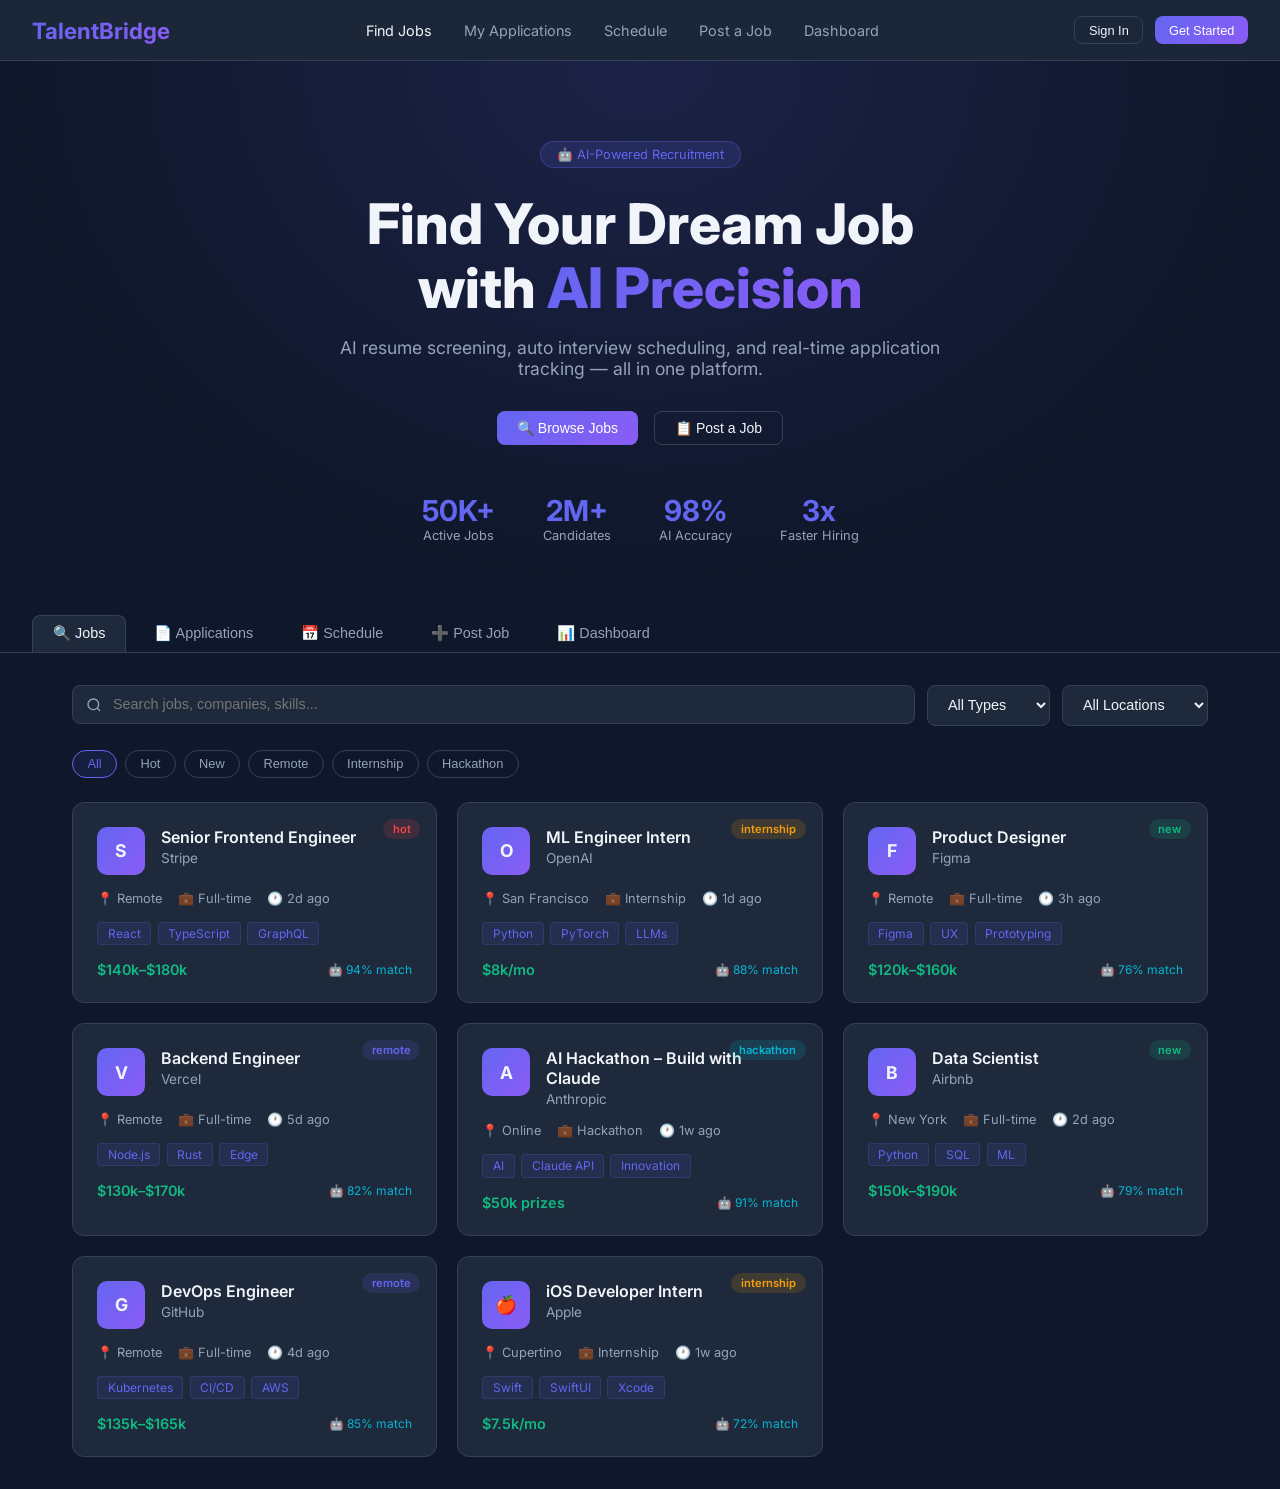
<file: index.html>
<!DOCTYPE html>
<html lang="en">
<head>
  <meta charset="UTF-8">
  <meta name="viewport" content="width=device-width, initial-scale=1.0">
  <title>TalentBridge – AI-Powered Job & Recruitment Platform</title>
  <meta name="description" content="Find jobs, internships & hackathons or post positions with AI resume screening, auto interview scheduling, and real-time tracking.">
  <link rel="stylesheet" href="style.css">
  <link rel="preconnect" href="https://fonts.googleapis.com">
  <link href="https://fonts.googleapis.com/css2?family=Inter:wght@400;500;600;700;800&display=swap" rel="stylesheet">
</head>
<body>

  <!-- NAV -->
  <nav>
    <div class="nav-logo">TalentBridge</div>
    <ul class="nav-links">
      <li><a href="#" data-tab="jobs" class="active">Find Jobs</a></li>
      <li><a href="#" data-tab="applications">My Applications</a></li>
      <li><a href="#" data-tab="schedule">Schedule</a></li>
      <li><a href="#" data-tab="post">Post a Job</a></li>
      <li><a href="#" data-tab="dashboard">Dashboard</a></li>
    </ul>
    <div class="nav-actions" id="nav-actions">
      <button class="btn btn-outline btn-sm" onclick="openAuth('signin')">Sign In</button>
      <button class="btn btn-primary btn-sm" onclick="openAuth('signup')">Get Started</button>
    </div>
  </nav>

  <!-- HERO -->
  <section class="hero">
    <div class="hero-badge">🤖 AI-Powered Recruitment</div>
    <h1>Find Your Dream Job<br>with <span>AI Precision</span></h1>
    <p>AI resume screening, auto interview scheduling, and real-time application tracking — all in one platform.</p>
    <div class="hero-actions">
      <button class="btn btn-primary" onclick="switchTab('jobs')">🔍 Browse Jobs</button>
      <button class="btn btn-outline" onclick="switchTab('post')">📋 Post a Job</button>
    </div>
    <div class="hero-stats">
      <div class="stat"><div class="stat-value">50K+</div><div class="stat-label">Active Jobs</div></div>
      <div class="stat"><div class="stat-value">2M+</div><div class="stat-label">Candidates</div></div>
      <div class="stat"><div class="stat-value">98%</div><div class="stat-label">AI Accuracy</div></div>
      <div class="stat"><div class="stat-value">3x</div><div class="stat-label">Faster Hiring</div></div>
    </div>
  </section>

  <!-- TABS -->
  <div class="tabs">
    <button class="tab active" onclick="switchTab('jobs')">🔍 Jobs</button>
    <button class="tab" onclick="switchTab('applications')">📄 Applications</button>
    <button class="tab" onclick="switchTab('schedule')">📅 Schedule</button>
    <button class="tab" onclick="switchTab('post')">➕ Post Job</button>
    <button class="tab" onclick="switchTab('dashboard')">📊 Dashboard</button>
  </div>

  <!-- MAIN CONTENT -->
  <div class="main" id="main-content"></div>

  <script src="script.js"></script>
</body>
</html>
</file>
<file: style.css>
* {
  margin: 0;
  padding: 0;
  box-sizing: border-box;
}

:root {
  --primary: #6366f1;
  --primary-dark: #4f46e5;
  --secondary: #8b5cf6;
  --accent: #06b6d4;
  --success: #10b981;
  --warning: #f59e0b;
  --danger: #ef4444;
  --bg: #0f172a;
  --bg-card: #1e293b;
  --bg-input: #0f172a;
  --text: #f1f5f9;
  --text-muted: #94a3b8;
  --border: #334155;
  --radius: 12px;
  --shadow: 0 4px 24px rgba(0,0,0,0.4);
}

body {
  font-family: 'Inter', -apple-system, BlinkMacSystemFont, sans-serif;
  background: var(--bg);
  color: var(--text);
  min-height: 100vh;
}

/* ── NAV ── */
nav {
  display: flex;
  align-items: center;
  justify-content: space-between;
  padding: 1rem 2rem;
  background: rgba(30,41,59,0.9);
  backdrop-filter: blur(12px);
  border-bottom: 1px solid var(--border);
  position: sticky;
  top: 0;
  z-index: 100;
}

.nav-logo {
  font-size: 1.4rem;
  font-weight: 700;
  background: linear-gradient(135deg, var(--primary), var(--secondary));
  -webkit-background-clip: text;
  -webkit-text-fill-color: transparent;
}

.nav-links {
  display: flex;
  gap: 2rem;
  list-style: none;
}

.nav-links a {
  color: var(--text-muted);
  text-decoration: none;
  font-size: 0.9rem;
  transition: color 0.2s;
}

.nav-links a:hover,
.nav-links a.active {
  color: var(--text);
}

.nav-actions {
  display: flex;
  gap: 0.75rem;
}

/* ── BUTTONS ── */
.btn {
  padding: 0.5rem 1.25rem;
  border-radius: 8px;
  border: none;
  cursor: pointer;
  font-size: 0.875rem;
  font-weight: 500;
  transition: all 0.2s;
  display: inline-flex;
  align-items: center;
  gap: 0.4rem;
}

.btn-primary {
  background: linear-gradient(135deg, var(--primary), var(--secondary));
  color: #fff;
}

.btn-primary:hover {
  opacity: 0.9;
  transform: translateY(-1px);
}

.btn-outline {
  background: transparent;
  border: 1px solid var(--border);
  color: var(--text);
}

.btn-outline:hover {
  border-color: var(--primary);
  color: var(--primary);
}

.btn-sm {
  padding: 0.35rem 0.85rem;
  font-size: 0.8rem;
}

.btn-danger {
  background: var(--danger);
  color: #fff;
}

/* ── HERO ── */
.hero {
  text-align: center;
  padding: 5rem 2rem 3rem;
  background: radial-gradient(ellipse at top, rgba(99,102,241,0.15) 0%, transparent 70%);
}

.hero-badge {
  display: inline-block;
  background: rgba(99,102,241,0.15);
  border: 1px solid rgba(99,102,241,0.3);
  color: var(--primary);
  padding: 0.3rem 1rem;
  border-radius: 999px;
  font-size: 0.8rem;
  margin-bottom: 1.5rem;
}

.hero h1 {
  font-size: clamp(2rem, 5vw, 3.5rem);
  font-weight: 800;
  line-height: 1.15;
  margin-bottom: 1rem;
}

.hero h1 span {
  background: linear-gradient(135deg, var(--primary), var(--secondary));
  -webkit-background-clip: text;
  -webkit-text-fill-color: transparent;
}

.hero p {
  color: var(--text-muted);
  font-size: 1.1rem;
  max-width: 600px;
  margin: 0 auto 2rem;
}

.hero-actions {
  display: flex;
  gap: 1rem;
  justify-content: center;
  flex-wrap: wrap;
}

.hero-stats {
  display: flex;
  gap: 3rem;
  justify-content: center;
  margin-top: 3rem;
  flex-wrap: wrap;
}

.stat {
  text-align: center;
}

.stat-value {
  font-size: 1.8rem;
  font-weight: 700;
  color: var(--primary);
}

.stat-label {
  font-size: 0.8rem;
  color: var(--text-muted);
}

/* ── TABS ── */
.tabs {
  display: flex;
  gap: 0.5rem;
  padding: 1.5rem 2rem 0;
  border-bottom: 1px solid var(--border);
  overflow-x: auto;
}

.tab {
  padding: 0.6rem 1.25rem;
  border-radius: 8px 8px 0 0;
  border: none;
  background: transparent;
  color: var(--text-muted);
  cursor: pointer;
  font-size: 0.9rem;
  font-weight: 500;
  transition: all 0.2s;
  white-space: nowrap;
}

.tab.active {
  background: var(--bg-card);
  color: var(--text);
  border: 1px solid var(--border);
  border-bottom: 1px solid var(--bg-card);
  margin-bottom: -1px;
}

/* ── MAIN CONTENT ── */
.main {
  max-width: 1200px;
  margin: 0 auto;
  padding: 2rem;
}

/* ── SEARCH BAR ── */
.search-bar {
  display: flex;
  gap: 0.75rem;
  margin-bottom: 1.5rem;
  flex-wrap: wrap;
}

.search-input-wrap {
  flex: 1;
  min-width: 200px;
  position: relative;
}

.search-input-wrap svg {
  position: absolute;
  left: 0.9rem;
  top: 50%;
  transform: translateY(-50%);
  color: var(--text-muted);
}

.search-input-wrap input {
  width: 100%;
  padding: 0.65rem 1rem 0.65rem 2.5rem;
  background: var(--bg-card);
  border: 1px solid var(--border);
  border-radius: 8px;
  color: var(--text);
  font-size: 0.9rem;
}

.search-input-wrap input:focus {
  outline: none;
  border-color: var(--primary);
}

select {
  padding: 0.65rem 1rem;
  background: var(--bg-card);
  border: 1px solid var(--border);
  border-radius: 8px;
  color: var(--text);
  font-size: 0.9rem;
  cursor: pointer;
}

select:focus {
  outline: none;
  border-color: var(--primary);
}

/* ── FILTERS ── */
.filters {
  display: flex;
  gap: 0.5rem;
  margin-bottom: 1.5rem;
  flex-wrap: wrap;
}

.filter-chip {
  padding: 0.35rem 0.9rem;
  border-radius: 999px;
  border: 1px solid var(--border);
  background: transparent;
  color: var(--text-muted);
  font-size: 0.8rem;
  cursor: pointer;
  transition: all 0.2s;
}

.filter-chip.active,
.filter-chip:hover {
  border-color: var(--primary);
  color: var(--primary);
  background: rgba(99,102,241,0.1);
}

/* ── CARDS GRID ── */
.cards-grid {
  display: grid;
  grid-template-columns: repeat(auto-fill, minmax(320px, 1fr));
  gap: 1.25rem;
}

/* ── JOB CARD ── */
.job-card {
  background: var(--bg-card);
  border: 1px solid var(--border);
  border-radius: var(--radius);
  padding: 1.5rem;
  transition: all 0.2s;
  cursor: pointer;
  position: relative;
}

.job-card:hover {
  border-color: var(--primary);
  transform: translateY(-2px);
  box-shadow: var(--shadow);
}

.job-card-header {
  display: flex;
  align-items: flex-start;
  gap: 1rem;
  margin-bottom: 1rem;
}

.company-logo {
  width: 48px;
  height: 48px;
  border-radius: 10px;
  background: linear-gradient(135deg, var(--primary), var(--secondary));
  display: flex;
  align-items: center;
  justify-content: center;
  font-weight: 700;
  font-size: 1.1rem;
  flex-shrink: 0;
}

.job-info h3 {
  font-size: 1rem;
  font-weight: 600;
  margin-bottom: 0.2rem;
}

.job-info .company {
  color: var(--text-muted);
  font-size: 0.85rem;
}

.job-badge {
  position: absolute;
  top: 1rem;
  right: 1rem;
  padding: 0.2rem 0.6rem;
  border-radius: 999px;
  font-size: 0.7rem;
  font-weight: 600;
}

.badge-new { background: rgba(16,185,129,0.15); color: var(--success); }
.badge-hot { background: rgba(239,68,68,0.15); color: var(--danger); }
.badge-remote { background: rgba(99,102,241,0.15); color: var(--primary); }
.badge-internship { background: rgba(245,158,11,0.15); color: var(--warning); }
.badge-hackathon { background: rgba(6,182,212,0.15); color: var(--accent); }

.job-meta {
  display: flex;
  gap: 1rem;
  margin-bottom: 1rem;
  flex-wrap: wrap;
}

.job-meta span {
  display: flex;
  align-items: center;
  gap: 0.3rem;
  font-size: 0.8rem;
  color: var(--text-muted);
}

.job-tags {
  display: flex;
  gap: 0.4rem;
  flex-wrap: wrap;
  margin-bottom: 1rem;
}

.tag {
  padding: 0.2rem 0.6rem;
  background: rgba(99,102,241,0.1);
  border: 1px solid rgba(99,102,241,0.2);
  border-radius: 4px;
  font-size: 0.75rem;
  color: var(--primary);
}

.job-footer {
  display: flex;
  align-items: center;
  justify-content: space-between;
}

.salary {
  font-weight: 600;
  color: var(--success);
  font-size: 0.9rem;
}

.ai-match {
  display: flex;
  align-items: center;
  gap: 0.3rem;
  font-size: 0.75rem;
  color: var(--accent);
}

/* ── MODAL ── */
.modal-overlay {
  position: fixed;
  inset: 0;
  background: rgba(0,0,0,0.7);
  backdrop-filter: blur(4px);
  z-index: 200;
  display: flex;
  align-items: center;
  justify-content: center;
  padding: 1rem;
}

.modal {
  background: var(--bg-card);
  border: 1px solid var(--border);
  border-radius: var(--radius);
  width: 100%;
  max-width: 640px;
  max-height: 90vh;
  overflow-y: auto;
  padding: 2rem;
}

.modal-header {
  display: flex;
  align-items: center;
  justify-content: space-between;
  margin-bottom: 1.5rem;
}

.modal-header h2 {
  font-size: 1.3rem;
  font-weight: 700;
}

.close-btn {
  background: none;
  border: none;
  color: var(--text-muted);
  cursor: pointer;
  font-size: 1.4rem;
  line-height: 1;
}

.close-btn:hover { color: var(--text); }

/* ── FORM ── */
.form-group {
  margin-bottom: 1.25rem;
}

.form-group label {
  display: block;
  font-size: 0.85rem;
  color: var(--text-muted);
  margin-bottom: 0.4rem;
}

.form-group input,
.form-group textarea,
.form-group select {
  width: 100%;
  padding: 0.65rem 1rem;
  background: var(--bg-input);
  border: 1px solid var(--border);
  border-radius: 8px;
  color: var(--text);
  font-size: 0.9rem;
  font-family: inherit;
}

.form-group input:focus,
.form-group textarea:focus,
.form-group select:focus {
  outline: none;
  border-color: var(--primary);
}

.form-group textarea {
  resize: vertical;
  min-height: 100px;
}

.form-row {
  display: grid;
  grid-template-columns: 1fr 1fr;
  gap: 1rem;
}

/* ── AI SCREENING ── */
.ai-screening {
  background: rgba(99,102,241,0.08);
  border: 1px solid rgba(99,102,241,0.2);
  border-radius: 10px;
  padding: 1.25rem;
  margin-bottom: 1.5rem;
}

.ai-screening h4 {
  display: flex;
  align-items: center;
  gap: 0.5rem;
  font-size: 0.9rem;
  color: var(--primary);
  margin-bottom: 0.75rem;
}

.ai-score {
  display: flex;
  align-items: center;
  gap: 1rem;
}

.score-bar {
  flex: 1;
  height: 8px;
  background: var(--border);
  border-radius: 999px;
  overflow: hidden;
}

.score-fill {
  height: 100%;
  background: linear-gradient(90deg, var(--primary), var(--success));
  border-radius: 999px;
  transition: width 0.6s ease;
}

.score-value {
  font-weight: 700;
  color: var(--success);
  font-size: 0.9rem;
  min-width: 40px;
}

/* ── UPLOAD ZONE ── */
.upload-zone {
  border: 2px dashed var(--border);
  border-radius: 10px;
  padding: 2rem;
  text-align: center;
  cursor: pointer;
  transition: all 0.2s;
}

.upload-zone:hover,
.upload-zone.drag-over {
  border-color: var(--primary);
  background: rgba(99,102,241,0.05);
}

.upload-zone svg {
  color: var(--text-muted);
  margin-bottom: 0.75rem;
}

.upload-zone p {
  color: var(--text-muted);
  font-size: 0.85rem;
}

.upload-zone span {
  color: var(--primary);
  cursor: pointer;
}

/* ── TIMELINE ── */
.timeline {
  position: relative;
  padding-left: 1.5rem;
}

.timeline::before {
  content: '';
  position: absolute;
  left: 0;
  top: 0;
  bottom: 0;
  width: 2px;
  background: var(--border);
}

.timeline-item {
  position: relative;
  padding-bottom: 1.5rem;
}

.timeline-item::before {
  content: '';
  position: absolute;
  left: -1.6rem;
  top: 0.3rem;
  width: 10px;
  height: 10px;
  border-radius: 50%;
  background: var(--primary);
  border: 2px solid var(--bg-card);
}

.timeline-item.completed::before { background: var(--success); }
.timeline-item.pending::before { background: var(--warning); }

.timeline-date {
  font-size: 0.75rem;
  color: var(--text-muted);
  margin-bottom: 0.2rem;
}

.timeline-title {
  font-size: 0.9rem;
  font-weight: 500;
}

/* ── DASHBOARD ── */
.dashboard-grid {
  display: grid;
  grid-template-columns: repeat(auto-fill, minmax(200px, 1fr));
  gap: 1rem;
  margin-bottom: 2rem;
}

.metric-card {
  background: var(--bg-card);
  border: 1px solid var(--border);
  border-radius: var(--radius);
  padding: 1.25rem;
}

.metric-card .metric-label {
  font-size: 0.8rem;
  color: var(--text-muted);
  margin-bottom: 0.5rem;
}

.metric-card .metric-value {
  font-size: 1.8rem;
  font-weight: 700;
}

.metric-card .metric-change {
  font-size: 0.75rem;
  margin-top: 0.25rem;
}

.metric-change.up { color: var(--success); }
.metric-change.down { color: var(--danger); }

/* ── TABLE ── */
.table-wrap {
  background: var(--bg-card);
  border: 1px solid var(--border);
  border-radius: var(--radius);
  overflow: hidden;
}

table {
  width: 100%;
  border-collapse: collapse;
}

th {
  padding: 0.85rem 1rem;
  text-align: left;
  font-size: 0.8rem;
  color: var(--text-muted);
  border-bottom: 1px solid var(--border);
  background: rgba(255,255,255,0.02);
}

td {
  padding: 0.85rem 1rem;
  font-size: 0.875rem;
  border-bottom: 1px solid rgba(51,65,85,0.5);
}

tr:last-child td { border-bottom: none; }
tr:hover td { background: rgba(255,255,255,0.02); }

/* ── STATUS BADGES ── */
.status {
  display: inline-flex;
  align-items: center;
  gap: 0.3rem;
  padding: 0.2rem 0.6rem;
  border-radius: 999px;
  font-size: 0.75rem;
  font-weight: 500;
}

.status-applied { background: rgba(99,102,241,0.15); color: var(--primary); }
.status-screening { background: rgba(245,158,11,0.15); color: var(--warning); }
.status-interview { background: rgba(6,182,212,0.15); color: var(--accent); }
.status-offer { background: rgba(16,185,129,0.15); color: var(--success); }
.status-rejected { background: rgba(239,68,68,0.15); color: var(--danger); }

/* ── SCHEDULE CARD ── */
.schedule-card {
  background: var(--bg-card);
  border: 1px solid var(--border);
  border-radius: var(--radius);
  padding: 1.25rem;
  display: flex;
  align-items: center;
  gap: 1rem;
  margin-bottom: 0.75rem;
  transition: all 0.2s;
}

.schedule-card:hover {
  border-color: var(--primary);
}

.schedule-time {
  text-align: center;
  min-width: 60px;
}

.schedule-time .time {
  font-size: 1.1rem;
  font-weight: 700;
  color: var(--primary);
}

.schedule-time .date {
  font-size: 0.7rem;
  color: var(--text-muted);
}

.schedule-info {
  flex: 1;
}

.schedule-info h4 {
  font-size: 0.9rem;
  font-weight: 600;
  margin-bottom: 0.2rem;
}

.schedule-info p {
  font-size: 0.8rem;
  color: var(--text-muted);
}

/* ── TOAST ── */
.toast {
  position: fixed;
  bottom: 2rem;
  right: 2rem;
  background: var(--bg-card);
  border: 1px solid var(--border);
  border-radius: 10px;
  padding: 1rem 1.5rem;
  display: flex;
  align-items: center;
  gap: 0.75rem;
  box-shadow: var(--shadow);
  z-index: 300;
  animation: slideIn 0.3s ease;
}

.toast.success { border-left: 3px solid var(--success); }
.toast.error { border-left: 3px solid var(--danger); }
.toast.info { border-left: 3px solid var(--primary); }

@keyframes slideIn {
  from { transform: translateX(100%); opacity: 0; }
  to { transform: translateX(0); opacity: 1; }
}

/* ── EMPTY STATE ── */
.empty-state {
  text-align: center;
  padding: 4rem 2rem;
  color: var(--text-muted);
}

.empty-state svg {
  margin-bottom: 1rem;
  opacity: 0.4;
}

.empty-state h3 {
  font-size: 1.1rem;
  color: var(--text);
  margin-bottom: 0.5rem;
}

/* ── RESPONSIVE ── */
@media (max-width: 768px) {
  nav { padding: 1rem; }
  .nav-links { display: none; }
  .hero { padding: 3rem 1rem 2rem; }
  .main { padding: 1rem; }
  .form-row { grid-template-columns: 1fr; }
  .cards-grid { grid-template-columns: 1fr; }
  .dashboard-grid { grid-template-columns: 1fr 1fr; }
}

/* ── AUTH MODAL ── */
.auth-modal-box {
  max-width: 440px;
}

.auth-tabs {
  display: flex;
  background: var(--bg-input);
  border-radius: 8px;
  padding: 4px;
  margin-bottom: 1.5rem;
}

.auth-tab {
  flex: 1;
  padding: 0.5rem;
  border: none;
  background: transparent;
  color: var(--text-muted);
  border-radius: 6px;
  cursor: pointer;
  font-size: 0.875rem;
  font-weight: 500;
  transition: all 0.2s;
}

.auth-tab.active {
  background: var(--bg-card);
  color: var(--text);
  box-shadow: 0 1px 4px rgba(0,0,0,0.3);
}

.auth-error {
  background: rgba(239,68,68,0.1);
  border: 1px solid rgba(239,68,68,0.3);
  color: #fca5a5;
  padding: 0.65rem 1rem;
  border-radius: 8px;
  font-size: 0.85rem;
  margin-bottom: 1rem;
}

.auth-divider {
  display: flex;
  align-items: center;
  gap: 1rem;
  margin: 1rem 0;
  color: var(--text-muted);
  font-size: 0.8rem;
}

.auth-divider::before,
.auth-divider::after {
  content: '';
  flex: 1;
  height: 1px;
  background: var(--border);
}

.auth-footer {
  text-align: center;
  margin-top: 1rem;
  font-size: 0.85rem;
  color: var(--text-muted);
}

.link-btn {
  background: none;
  border: none;
  color: var(--primary);
  cursor: pointer;
  font-size: inherit;
  padding: 0;
  font-family: inherit;
}

.link-btn:hover { text-decoration: underline; }

.pw-wrap {
  position: relative;
}

.pw-wrap input {
  padding-right: 2.5rem;
}

.pw-toggle {
  position: absolute;
  right: 0.75rem;
  top: 50%;
  transform: translateY(-50%);
  background: none;
  border: none;
  cursor: pointer;
  font-size: 1rem;
  line-height: 1;
  padding: 0;
}

/* ── USER MENU ── */
.user-menu {
  position: relative;
}

.user-avatar {
  width: 36px;
  height: 36px;
  border-radius: 50%;
  background: linear-gradient(135deg, var(--primary), var(--secondary));
  display: flex;
  align-items: center;
  justify-content: center;
  font-weight: 700;
  font-size: 0.9rem;
  cursor: pointer;
  user-select: none;
  transition: opacity 0.2s;
}

.user-avatar:hover { opacity: 0.85; }

.user-dropdown {
  position: absolute;
  top: calc(100% + 0.5rem);
  right: 0;
  background: var(--bg-card);
  border: 1px solid var(--border);
  border-radius: var(--radius);
  min-width: 200px;
  box-shadow: var(--shadow);
  z-index: 150;
  display: none;
  overflow: hidden;
}

.user-dropdown.open { display: block; }

.user-dropdown-header {
  padding: 0.85rem 1rem;
  border-bottom: 1px solid var(--border);
}

.user-dropdown-name {
  font-weight: 600;
  font-size: 0.9rem;
}

.user-dropdown-email {
  font-size: 0.75rem;
  color: var(--text-muted);
  margin-top: 0.15rem;
}

.user-dropdown button {
  display: block;
  width: 100%;
  padding: 0.65rem 1rem;
  background: none;
  border: none;
  color: var(--text);
  text-align: left;
  cursor: pointer;
  font-size: 0.875rem;
  font-family: inherit;
  transition: background 0.15s;
}

.user-dropdown button:hover {
  background: rgba(255,255,255,0.05);
}
</file>
